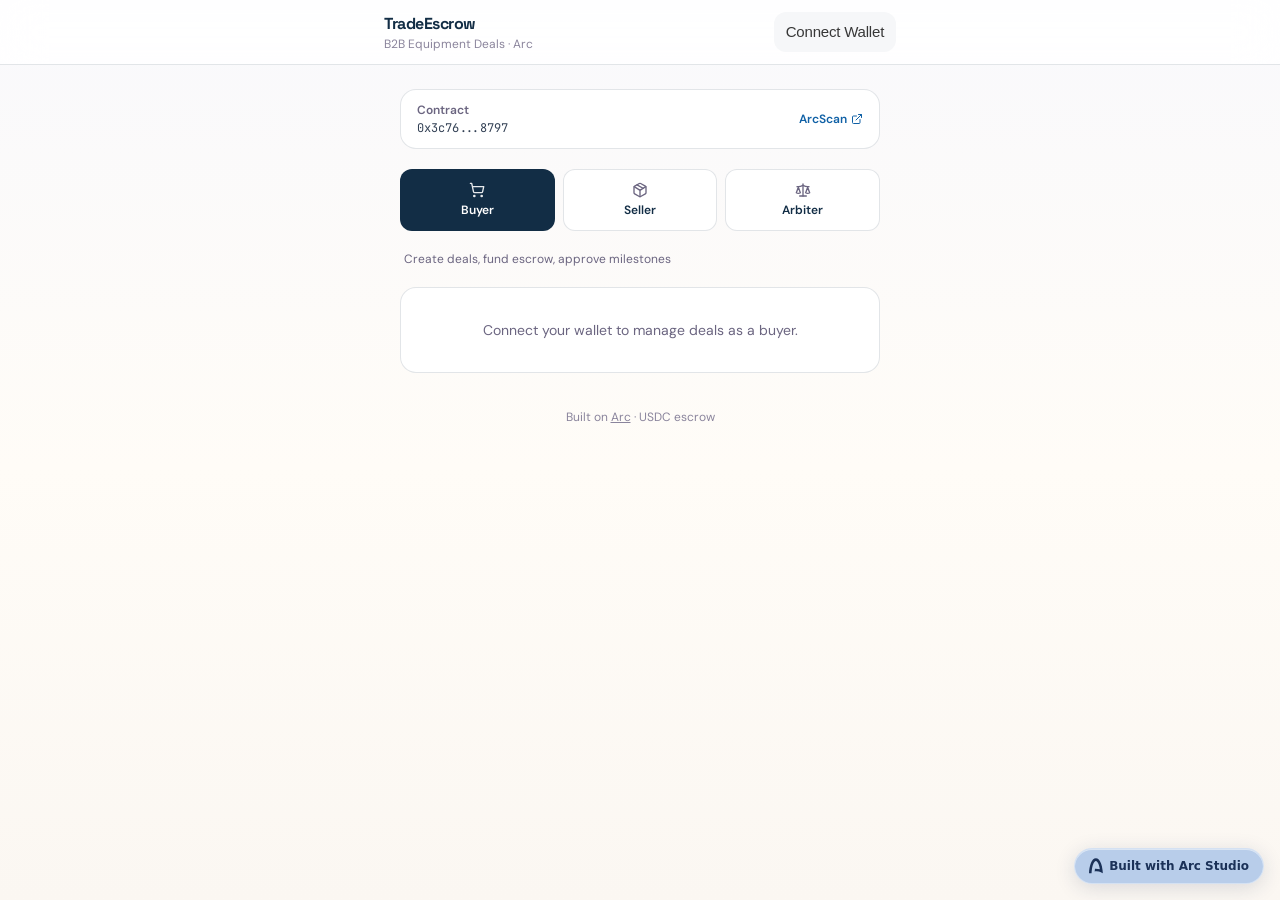
<file: docs/index.html>
<!DOCTYPE html>
<html lang="en">
  <head>
    <meta charset="UTF-8" />
    <meta name="viewport" content="width=device-width, initial-scale=1.0" />
    <meta name="generator" content="Arc Studio by Circle — https://studio.arc.io" />
    <title>TradeEscrow — B2B Equipment Deal Platform</title>
    <link rel="preconnect" href="https://fonts.googleapis.com" />
    <link rel="preconnect" href="https://fonts.gstatic.com" crossorigin />
    <link
      rel="stylesheet"
      href="https://fonts.googleapis.com/css2?family=DM+Sans:wght@400;500;600;700&family=Space+Grotesk:wght@500;600;700&family=JetBrains+Mono:wght@400;500&display=swap"
    />
    <script type="module" crossorigin src="./assets/index-PPOlqruf.js"></script>
    <link rel="stylesheet" crossorigin href="./assets/index-DcLECWHO.css">
  </head>
  <body>
    <!-- Built with Arc Studio — https://studio.arc.io -->
    <div id="root"></div>
  </body>
</html>
</file>
<file: docs/assets/index-DcLECWHO.css>
*,:before,:after{--tw-border-spacing-x: 0;--tw-border-spacing-y: 0;--tw-translate-x: 0;--tw-translate-y: 0;--tw-rotate: 0;--tw-skew-x: 0;--tw-skew-y: 0;--tw-scale-x: 1;--tw-scale-y: 1;--tw-pan-x: ;--tw-pan-y: ;--tw-pinch-zoom: ;--tw-scroll-snap-strictness: proximity;--tw-gradient-from-position: ;--tw-gradient-via-position: ;--tw-gradient-to-position: ;--tw-ordinal: ;--tw-slashed-zero: ;--tw-numeric-figure: ;--tw-numeric-spacing: ;--tw-numeric-fraction: ;--tw-ring-inset: ;--tw-ring-offset-width: 0px;--tw-ring-offset-color: #fff;--tw-ring-color: rgb(59 130 246 / .5);--tw-ring-offset-shadow: 0 0 #0000;--tw-ring-shadow: 0 0 #0000;--tw-shadow: 0 0 #0000;--tw-shadow-colored: 0 0 #0000;--tw-blur: ;--tw-brightness: ;--tw-contrast: ;--tw-grayscale: ;--tw-hue-rotate: ;--tw-invert: ;--tw-saturate: ;--tw-sepia: ;--tw-drop-shadow: ;--tw-backdrop-blur: ;--tw-backdrop-brightness: ;--tw-backdrop-contrast: ;--tw-backdrop-grayscale: ;--tw-backdrop-hue-rotate: ;--tw-backdrop-invert: ;--tw-backdrop-opacity: ;--tw-backdrop-saturate: ;--tw-backdrop-sepia: ;--tw-contain-size: ;--tw-contain-layout: ;--tw-contain-paint: ;--tw-contain-style: }::backdrop{--tw-border-spacing-x: 0;--tw-border-spacing-y: 0;--tw-translate-x: 0;--tw-translate-y: 0;--tw-rotate: 0;--tw-skew-x: 0;--tw-skew-y: 0;--tw-scale-x: 1;--tw-scale-y: 1;--tw-pan-x: ;--tw-pan-y: ;--tw-pinch-zoom: ;--tw-scroll-snap-strictness: proximity;--tw-gradient-from-position: ;--tw-gradient-via-position: ;--tw-gradient-to-position: ;--tw-ordinal: ;--tw-slashed-zero: ;--tw-numeric-figure: ;--tw-numeric-spacing: ;--tw-numeric-fraction: ;--tw-ring-inset: ;--tw-ring-offset-width: 0px;--tw-ring-offset-color: #fff;--tw-ring-color: rgb(59 130 246 / .5);--tw-ring-offset-shadow: 0 0 #0000;--tw-ring-shadow: 0 0 #0000;--tw-shadow: 0 0 #0000;--tw-shadow-colored: 0 0 #0000;--tw-blur: ;--tw-brightness: ;--tw-contrast: ;--tw-grayscale: ;--tw-hue-rotate: ;--tw-invert: ;--tw-saturate: ;--tw-sepia: ;--tw-drop-shadow: ;--tw-backdrop-blur: ;--tw-backdrop-brightness: ;--tw-backdrop-contrast: ;--tw-backdrop-grayscale: ;--tw-backdrop-hue-rotate: ;--tw-backdrop-invert: ;--tw-backdrop-opacity: ;--tw-backdrop-saturate: ;--tw-backdrop-sepia: ;--tw-contain-size: ;--tw-contain-layout: ;--tw-contain-paint: ;--tw-contain-style: }*,:before,:after{box-sizing:border-box;border-width:0;border-style:solid;border-color:#e5e7eb}:before,:after{--tw-content: ""}html,:host{line-height:1.5;-webkit-text-size-adjust:100%;-moz-tab-size:4;-o-tab-size:4;tab-size:4;font-family:ui-sans-serif,system-ui,sans-serif,"Apple Color Emoji","Segoe UI Emoji",Segoe UI Symbol,"Noto Color Emoji";font-feature-settings:normal;font-variation-settings:normal;-webkit-tap-highlight-color:transparent}body{margin:0;line-height:inherit}hr{height:0;color:inherit;border-top-width:1px}abbr:where([title]){-webkit-text-decoration:underline dotted;text-decoration:underline dotted}h1,h2,h3,h4,h5,h6{font-size:inherit;font-weight:inherit}a{color:inherit;text-decoration:inherit}b,strong{font-weight:bolder}code,kbd,samp,pre{font-family:ui-monospace,SFMono-Regular,Menlo,Monaco,Consolas,Liberation Mono,Courier New,monospace;font-feature-settings:normal;font-variation-settings:normal;font-size:1em}small{font-size:80%}sub,sup{font-size:75%;line-height:0;position:relative;vertical-align:baseline}sub{bottom:-.25em}sup{top:-.5em}table{text-indent:0;border-color:inherit;border-collapse:collapse}button,input,optgroup,select,textarea{font-family:inherit;font-feature-settings:inherit;font-variation-settings:inherit;font-size:100%;font-weight:inherit;line-height:inherit;letter-spacing:inherit;color:inherit;margin:0;padding:0}button,select{text-transform:none}button,input:where([type=button]),input:where([type=reset]),input:where([type=submit]){-webkit-appearance:button;background-color:transparent;background-image:none}:-moz-focusring{outline:auto}:-moz-ui-invalid{box-shadow:none}progress{vertical-align:baseline}::-webkit-inner-spin-button,::-webkit-outer-spin-button{height:auto}[type=search]{-webkit-appearance:textfield;outline-offset:-2px}::-webkit-search-decoration{-webkit-appearance:none}::-webkit-file-upload-button{-webkit-appearance:button;font:inherit}summary{display:list-item}blockquote,dl,dd,h1,h2,h3,h4,h5,h6,hr,figure,p,pre{margin:0}fieldset{margin:0;padding:0}legend{padding:0}ol,ul,menu{list-style:none;margin:0;padding:0}dialog{padding:0}textarea{resize:vertical}input::-moz-placeholder,textarea::-moz-placeholder{opacity:1;color:#9ca3af}input::placeholder,textarea::placeholder{opacity:1;color:#9ca3af}button,[role=button]{cursor:pointer}:disabled{cursor:default}img,svg,video,canvas,audio,iframe,embed,object{display:block;vertical-align:middle}img,video{max-width:100%;height:auto}[hidden]:where(:not([hidden=until-found])){display:none}.pointer-events-none{pointer-events:none}.static{position:static}.fixed{position:fixed}.absolute{position:absolute}.relative{position:relative}.sticky{position:sticky}.inset-0{top:0;right:0;bottom:0;left:0}.right-0{right:0}.right-3{right:.75rem}.top-0{top:0}.top-1\/2{top:50%}.top-9{top:2.25rem}.z-40{z-index:40}.z-50{z-index:50}.mx-2{margin-left:.5rem;margin-right:.5rem}.mx-auto{margin-left:auto;margin-right:auto}.mb-1{margin-bottom:.25rem}.mb-2{margin-bottom:.5rem}.ml-1{margin-left:.25rem}.ml-2{margin-left:.5rem}.mt-0\.5{margin-top:.125rem}.mt-1{margin-top:.25rem}.mt-2{margin-top:.5rem}.block{display:block}.flex{display:flex}.grid{display:grid}.size-2\.5{width:.625rem;height:.625rem}.size-3{width:.75rem;height:.75rem}.size-3\.5{width:.875rem;height:.875rem}.size-4{width:1rem;height:1rem}.size-5{width:1.25rem;height:1.25rem}.h-px{height:1px}.min-h-dvh{min-height:100dvh}.w-28{width:7rem}.w-52{width:13rem}.w-6{width:1.5rem}.w-full{width:100%}.min-w-0{min-width:0px}.max-w-lg{max-width:32rem}.flex-1{flex:1 1 0%}.flex-shrink-0{flex-shrink:0}.-translate-y-1\/2{--tw-translate-y: -50%;transform:translate(var(--tw-translate-x),var(--tw-translate-y)) rotate(var(--tw-rotate)) skew(var(--tw-skew-x)) skewY(var(--tw-skew-y)) scaleX(var(--tw-scale-x)) scaleY(var(--tw-scale-y))}@keyframes spin{to{transform:rotate(360deg)}}.animate-spin{animation:spin 1s linear infinite}.grid-cols-2{grid-template-columns:repeat(2,minmax(0,1fr))}.grid-cols-3{grid-template-columns:repeat(3,minmax(0,1fr))}.items-start{align-items:flex-start}.items-center{align-items:center}.justify-center{justify-content:center}.justify-between{justify-content:space-between}.gap-0{gap:0px}.gap-0\.5{gap:.125rem}.gap-1{gap:.25rem}.gap-1\.5{gap:.375rem}.gap-2{gap:.5rem}.gap-3{gap:.75rem}.gap-x-4{-moz-column-gap:1rem;column-gap:1rem}.gap-y-1\.5{row-gap:.375rem}.space-y-1>:not([hidden])~:not([hidden]){--tw-space-y-reverse: 0;margin-top:calc(.25rem * calc(1 - var(--tw-space-y-reverse)));margin-bottom:calc(.25rem * var(--tw-space-y-reverse))}.space-y-1\.5>:not([hidden])~:not([hidden]){--tw-space-y-reverse: 0;margin-top:calc(.375rem * calc(1 - var(--tw-space-y-reverse)));margin-bottom:calc(.375rem * var(--tw-space-y-reverse))}.space-y-2>:not([hidden])~:not([hidden]){--tw-space-y-reverse: 0;margin-top:calc(.5rem * calc(1 - var(--tw-space-y-reverse)));margin-bottom:calc(.5rem * var(--tw-space-y-reverse))}.space-y-3>:not([hidden])~:not([hidden]){--tw-space-y-reverse: 0;margin-top:calc(.75rem * calc(1 - var(--tw-space-y-reverse)));margin-bottom:calc(.75rem * var(--tw-space-y-reverse))}.space-y-4>:not([hidden])~:not([hidden]){--tw-space-y-reverse: 0;margin-top:calc(1rem * calc(1 - var(--tw-space-y-reverse)));margin-bottom:calc(1rem * var(--tw-space-y-reverse))}.space-y-5>:not([hidden])~:not([hidden]){--tw-space-y-reverse: 0;margin-top:calc(1.25rem * calc(1 - var(--tw-space-y-reverse)));margin-bottom:calc(1.25rem * var(--tw-space-y-reverse))}.overflow-hidden{overflow:hidden}.truncate{overflow:hidden;text-overflow:ellipsis;white-space:nowrap}.rounded-2xl{border-radius:1rem}.rounded-full{border-radius:9999px}.rounded-lg{border-radius:.5rem}.rounded-xl{border-radius:.75rem}.border{border-width:1px}.p-3{padding:.75rem}.p-4{padding:1rem}.p-5{padding:1.25rem}.p-6{padding:1.5rem}.p-8{padding:2rem}.px-1{padding-left:.25rem;padding-right:.25rem}.px-1\.5{padding-left:.375rem;padding-right:.375rem}.px-2{padding-left:.5rem;padding-right:.5rem}.px-3{padding-left:.75rem;padding-right:.75rem}.px-4{padding-left:1rem;padding-right:1rem}.py-0\.5{padding-top:.125rem;padding-bottom:.125rem}.py-1{padding-top:.25rem;padding-bottom:.25rem}.py-1\.5{padding-top:.375rem;padding-bottom:.375rem}.py-2{padding-top:.5rem;padding-bottom:.5rem}.py-2\.5{padding-top:.625rem;padding-bottom:.625rem}.py-3{padding-top:.75rem;padding-bottom:.75rem}.py-6{padding-top:1.5rem;padding-bottom:1.5rem}.pb-1{padding-bottom:.25rem}.pr-8{padding-right:2rem}.pt-4{padding-top:1rem}.text-left{text-align:left}.text-center{text-align:center}.text-right{text-align:right}.text-\[9px\]{font-size:9px}.text-base{font-size:1rem;line-height:1.5rem}.text-lg{font-size:1.125rem;line-height:1.75rem}.text-sm{font-size:.875rem;line-height:1.25rem}.text-xs{font-size:.75rem;line-height:1rem}.font-bold{font-weight:700}.font-medium{font-weight:500}.font-normal{font-weight:400}.font-semibold{font-weight:600}.capitalize{text-transform:capitalize}.tabular-nums{--tw-numeric-spacing: tabular-nums;font-variant-numeric:var(--tw-ordinal) var(--tw-slashed-zero) var(--tw-numeric-figure) var(--tw-numeric-spacing) var(--tw-numeric-fraction)}.underline{text-decoration-line:underline}.shadow-lg{--tw-shadow: 0 10px 15px -3px rgb(0 0 0 / .1), 0 4px 6px -4px rgb(0 0 0 / .1);--tw-shadow-colored: 0 10px 15px -3px var(--tw-shadow-color), 0 4px 6px -4px var(--tw-shadow-color);box-shadow:var(--tw-ring-offset-shadow, 0 0 #0000),var(--tw-ring-shadow, 0 0 #0000),var(--tw-shadow)}.outline-none{outline:2px solid transparent;outline-offset:2px}.blur{--tw-blur: blur(8px);filter:var(--tw-blur) var(--tw-brightness) var(--tw-contrast) var(--tw-grayscale) var(--tw-hue-rotate) var(--tw-invert) var(--tw-saturate) var(--tw-sepia) var(--tw-drop-shadow)}.filter{filter:var(--tw-blur) var(--tw-brightness) var(--tw-contrast) var(--tw-grayscale) var(--tw-hue-rotate) var(--tw-invert) var(--tw-saturate) var(--tw-sepia) var(--tw-drop-shadow)}.transition-all{transition-property:all;transition-timing-function:cubic-bezier(.4,0,.2,1);transition-duration:.15s}*{box-sizing:border-box}:root{--bg: #ffffff;--bg-gradient: linear-gradient(180deg, #f9f9fc 0%, #fffcf7 52%, #fbf7f2 100%);--surface: rgba(255, 255, 255, .72);--surface-strong: rgba(255, 255, 255, .9);--surface-muted: #f5f5f8;--ink: #122d45;--ink-2: #334155;--muted: #6b6580;--subtle: #8a849c;--border: rgba(18, 45, 69, .12);--border-strong: rgba(25, 53, 77, .5);--accent: #122d45;--accent-hover: #1061a6;--focus: #85b1ed;--success: #1a8047;--danger: #ba2b4c}body{margin:0;font-family:DM Sans,sans-serif;min-height:100dvh;background:var(--bg-gradient)}.display{font-family:Space Grotesk,sans-serif;letter-spacing:-.03em}.mono{font-family:JetBrains Mono,Menlo,monospace}.hover\:scale-\[1\.01\]:hover{--tw-scale-x: 1.01;--tw-scale-y: 1.01;transform:translate(var(--tw-translate-x),var(--tw-translate-y)) rotate(var(--tw-rotate)) skew(var(--tw-skew-x)) skewY(var(--tw-skew-y)) scaleX(var(--tw-scale-x)) scaleY(var(--tw-scale-y))}.hover\:scale-\[1\.02\]:hover{--tw-scale-x: 1.02;--tw-scale-y: 1.02;transform:translate(var(--tw-translate-x),var(--tw-translate-y)) rotate(var(--tw-rotate)) skew(var(--tw-skew-x)) skewY(var(--tw-skew-y)) scaleX(var(--tw-scale-x)) scaleY(var(--tw-scale-y))}.hover\:underline:hover{text-decoration-line:underline}.hover\:opacity-80:hover{opacity:.8}.active\:scale-\[0\.98\]:active{--tw-scale-x: .98;--tw-scale-y: .98;transform:translate(var(--tw-translate-x),var(--tw-translate-y)) rotate(var(--tw-rotate)) skew(var(--tw-skew-x)) skewY(var(--tw-skew-y)) scaleX(var(--tw-scale-x)) scaleY(var(--tw-scale-y))}.active\:scale-\[0\.99\]:active{--tw-scale-x: .99;--tw-scale-y: .99;transform:translate(var(--tw-translate-x),var(--tw-translate-y)) rotate(var(--tw-rotate)) skew(var(--tw-skew-x)) skewY(var(--tw-skew-y)) scaleX(var(--tw-scale-x)) scaleY(var(--tw-scale-y))}.disabled\:cursor-not-allowed:disabled{cursor:not-allowed}.disabled\:opacity-40:disabled{opacity:.4}
</file>
